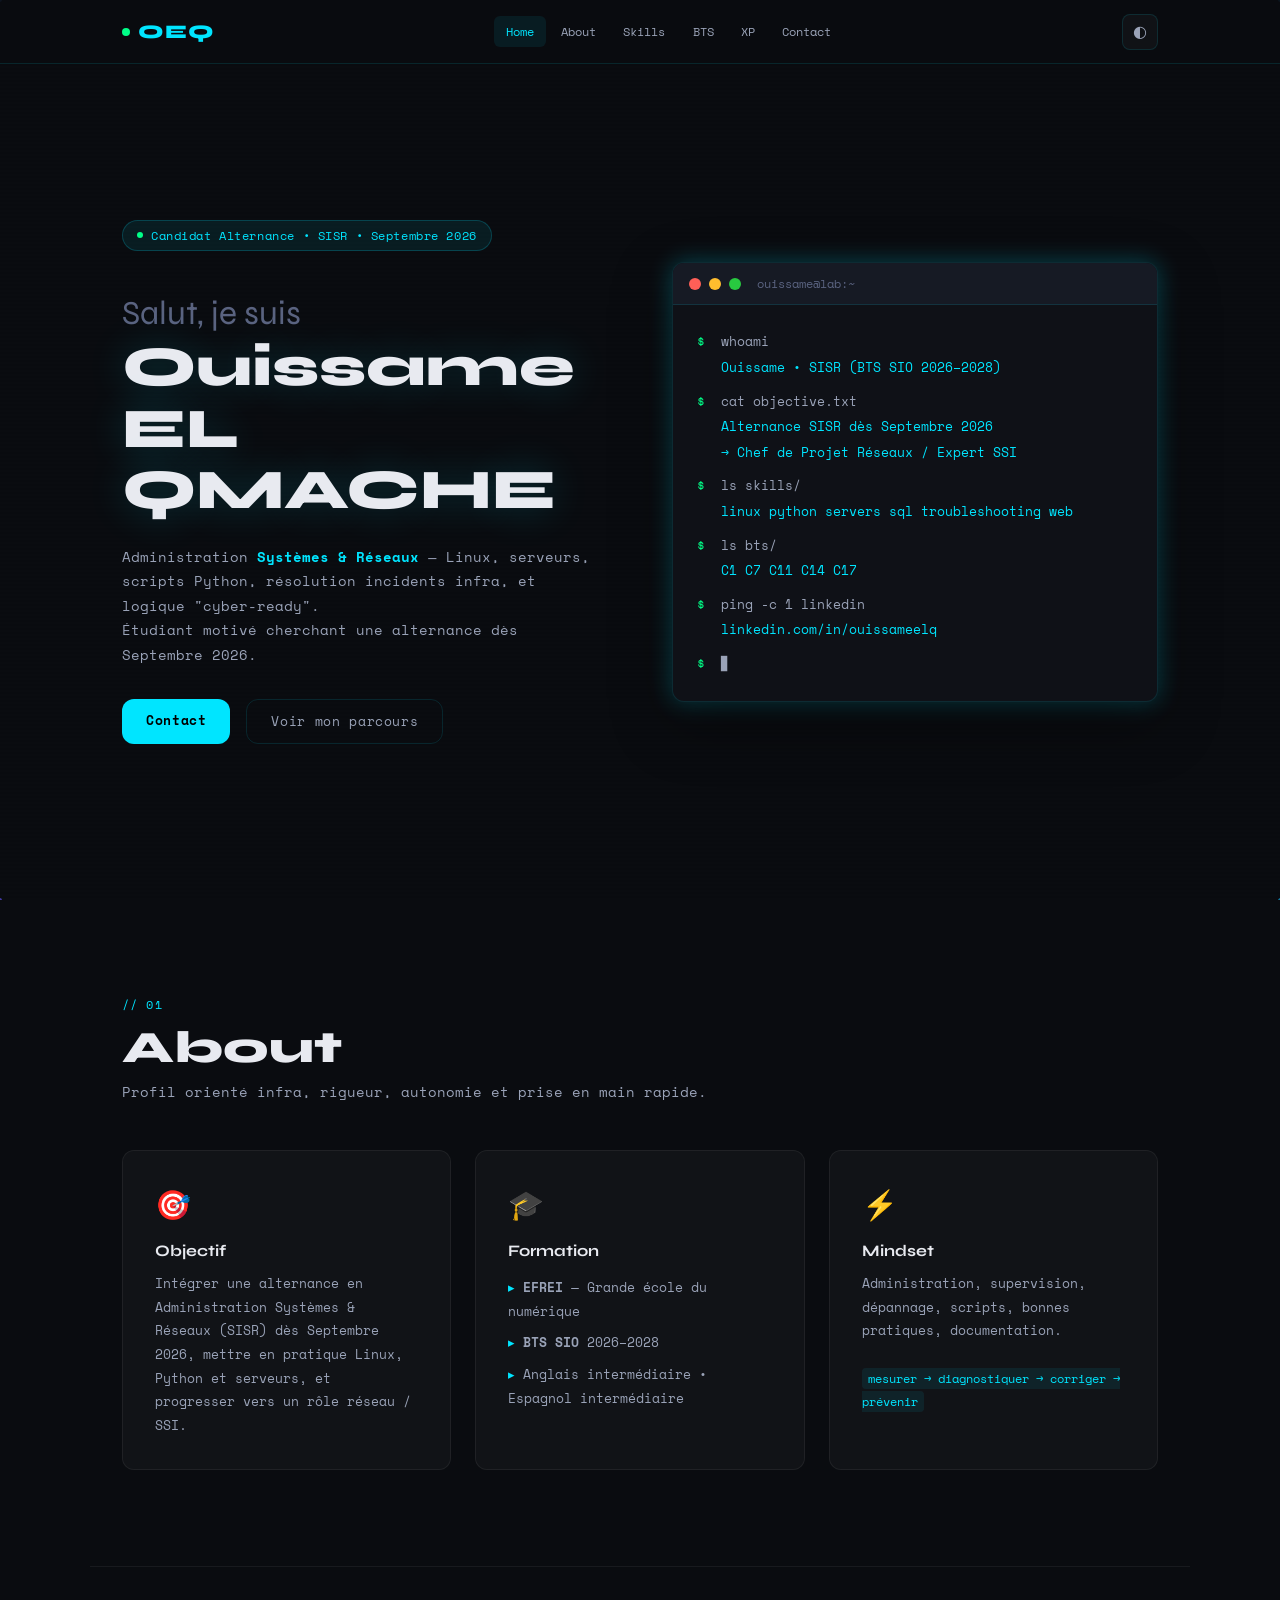
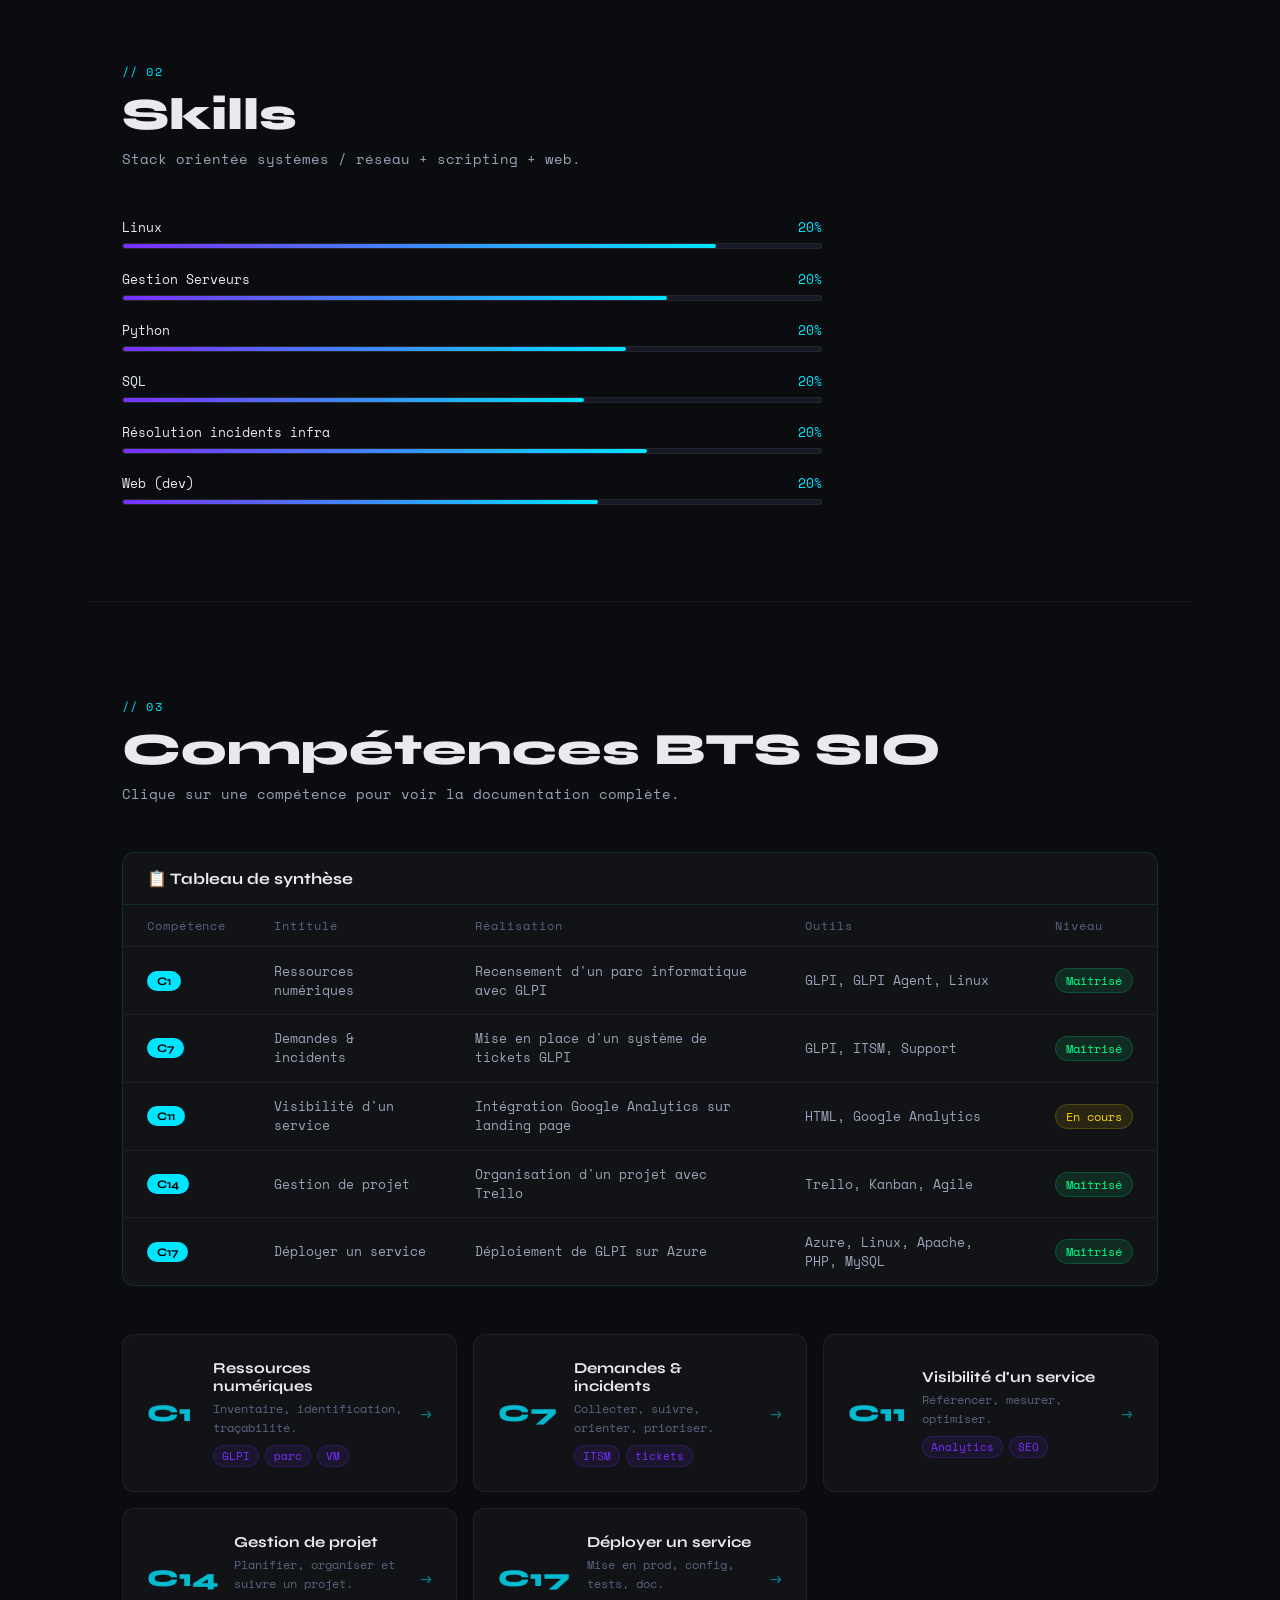
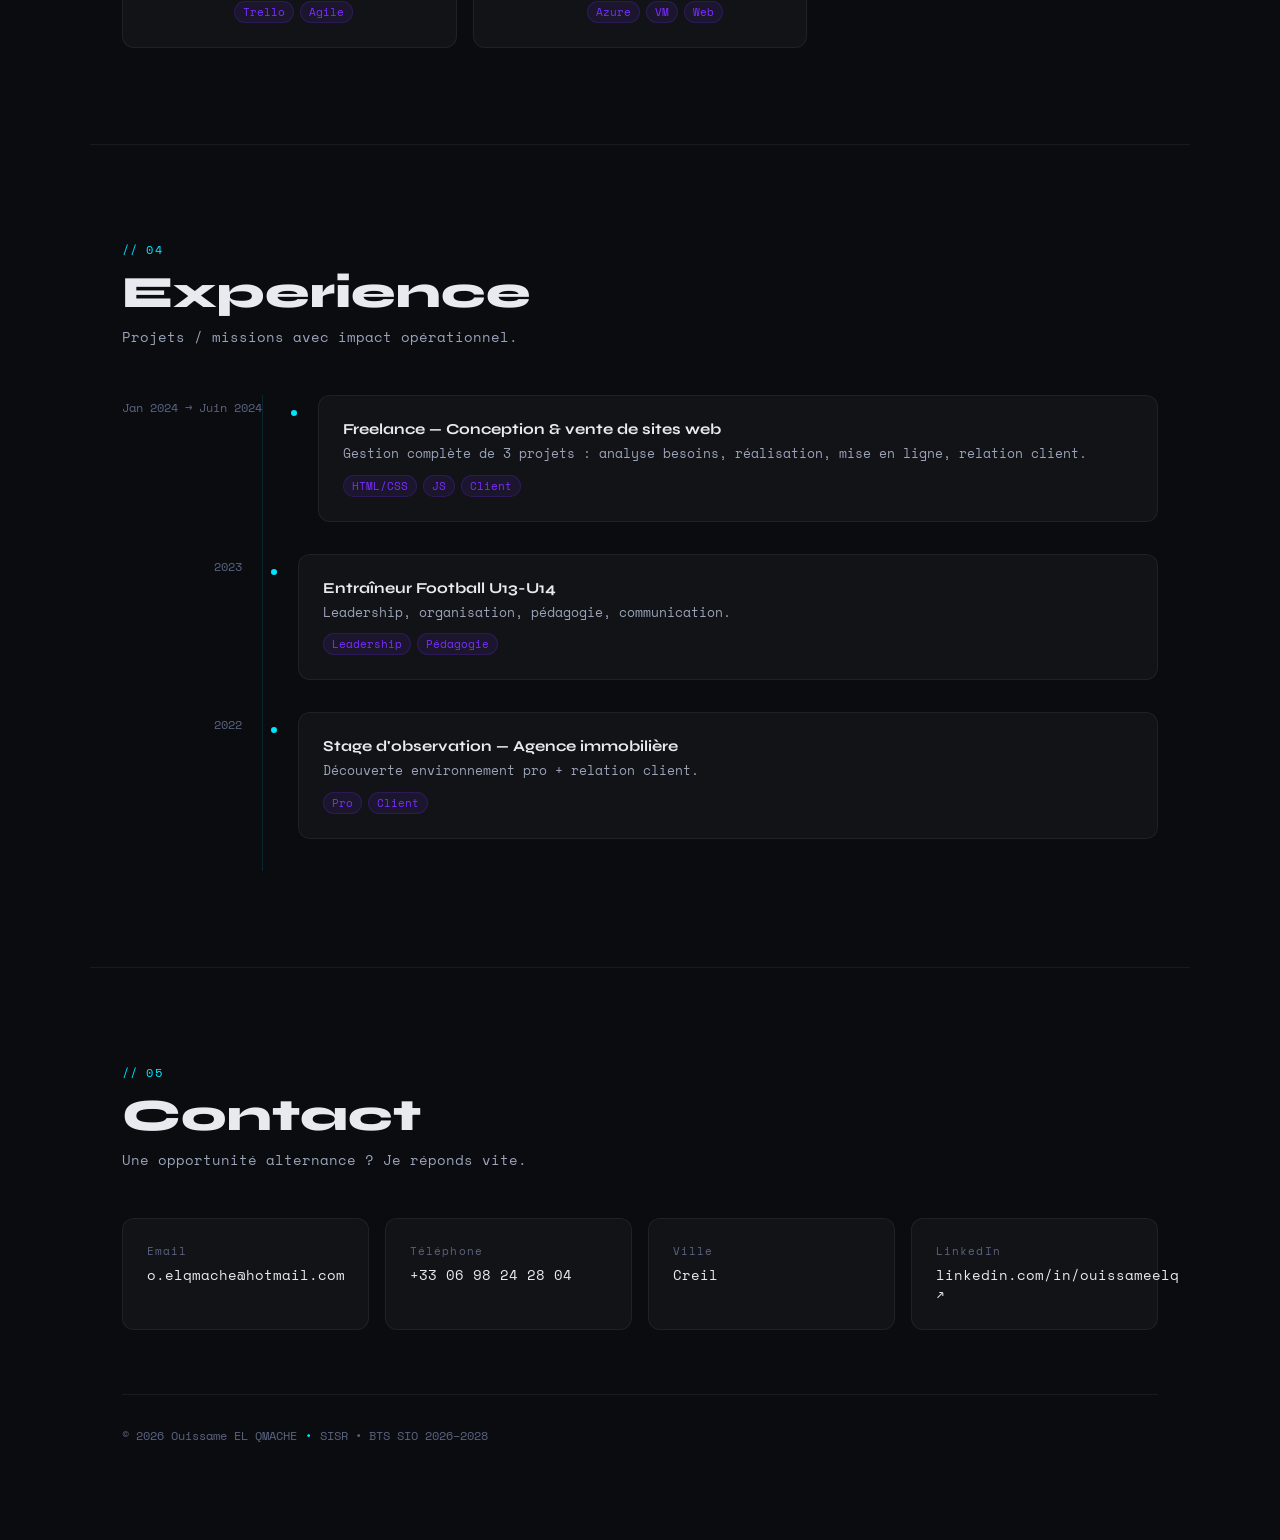
<file: index.html>
<!DOCTYPE html>
<html lang="fr">
<head>
  <meta charset="UTF-8"/>
  <meta name="viewport" content="width=device-width, initial-scale=1.0"/>
  <title>Ouissame EL QMACHE • SISR</title>
  <link rel="preconnect" href="https://fonts.googleapis.com"/>
  <link href="https://fonts.googleapis.com/css2?family=Space+Mono:ital,wght@0,400;0,700;1,400&family=Syne:wght@400;600;700;800&display=swap" rel="stylesheet"/>
  <link rel="stylesheet" href="style.css"/>
</head>
<body>
  <canvas id="fx"></canvas>
  <div class="scanlines"></div>

  <!-- NAV -->
  <header class="header">
    <nav class="nav">
      <a class="brand" href="#home"><span class="dot"></span>OEQ</a>
      <div class="nav-links">
        <a href="#home" class="nav-link active">Home</a>
        <a href="#about" class="nav-link">About</a>
        <a href="#skills" class="nav-link">Skills</a>
        <a href="#competences" class="nav-link">BTS</a>
        <a href="#xp" class="nav-link">XP</a>
        <a href="#contact" class="nav-link">Contact</a>
      </div>
      <button class="icon-btn" id="themeBtn" aria-label="Toggle theme">◐</button>
    </nav>
  </header>

  <!-- HERO -->
  <main id="home" class="hero">
    <div class="hero-left">
      <div class="badge">
        <span class="pulse"></span>
        Candidat Alternance • SISR • Septembre 2026
      </div>
      <h1 class="title">
        <span class="muted">Salut, je suis</span><br/>
        <span class="glow">Ouissame<br/>EL QMACHE</span>
      </h1>
      <p class="subtitle">
        Administration <b>Systèmes &amp; Réseaux</b> — Linux, serveurs, scripts Python,
        résolution incidents infra, et logique "cyber-ready".<br/>
        Étudiant motivé cherchant une alternance dès Septembre 2026.
      </p>
      <div class="cta">
        <a class="btn primary" href="#contact">Contact</a>
        <a class="btn ghost" href="#xp">Voir mon parcours</a>
      </div>
    </div>
    <div class="hero-right">
      <div class="terminal-card">
        <div class="terminal-top">
          <span class="t-dot red"></span>
          <span class="t-dot yellow"></span>
          <span class="t-dot green"></span>
          <span class="t-title">ouissame@lab:~</span>
        </div>
        <div class="terminal-body">
          <div class="line"><span class="prompt">$</span> whoami</div>
          <div class="out">Ouissame • SISR (BTS SIO 2026–2028)</div>
          <div class="line"><span class="prompt">$</span> cat objective.txt</div>
          <div class="out">Alternance SISR dès Septembre 2026<br/>→ Chef de Projet Réseaux / Expert SSI</div>
          <div class="line"><span class="prompt">$</span> ls skills/</div>
          <div class="out">linux  python  servers  sql  troubleshooting  web</div>
          <div class="line"><span class="prompt">$</span> ls bts/</div>
          <div class="out">C1  C7  C11  C14  C17</div>
          <div class="line"><span class="prompt">$</span> ping -c 1 linkedin</div>
          <div class="out"><a href="https://linkedin.com/in/ouissameelq" target="_blank" rel="noreferrer">linkedin.com/in/ouissameelq</a></div>
          <div class="line blink"><span class="prompt">$</span> <span class="cursor">▋</span></div>
        </div>
      </div>
    </div>
  </main>

  <!-- ABOUT -->
  <section id="about" class="section">
    <div class="section-head">
      <span class="tag">// 01</span>
      <h2>About</h2>
      <p>Profil orienté infra, rigueur, autonomie et prise en main rapide.</p>
    </div>
    <div class="cards">
      <article class="card">
        <div class="card-icon">🎯</div>
        <h3>Objectif</h3>
        <p>Intégrer une alternance en Administration Systèmes &amp; Réseaux (SISR) dès Septembre 2026, mettre en pratique Linux, Python et serveurs, et progresser vers un rôle réseau / SSI.</p>
      </article>
      <article class="card">
        <div class="card-icon">🎓</div>
        <h3>Formation</h3>
        <ul class="list">
          <li><b>EFREI</b> — Grande école du numérique</li>
          <li><b>BTS SIO</b> 2026–2028</li>
          <li>Anglais intermédiaire • Espagnol intermédiaire</li>
        </ul>
      </article>
      <article class="card">
        <div class="card-icon">⚡</div>
        <h3>Mindset</h3>
        <p>Administration, supervision, dépannage, scripts, bonnes pratiques, documentation.<br/><br/><code>mesurer → diagnostiquer → corriger → prévenir</code></p>
      </article>
    </div>
  </section>

  <!-- SKILLS TECH -->
  <section id="skills" class="section">
    <div class="section-head">
      <span class="tag">// 02</span>
      <h2>Skills</h2>
      <p>Stack orientée systèmes / réseau + scripting + web.</p>
    </div>
    <div class="skills">
      <div class="skill">
        <div class="skill-top"><span>Linux</span><span class="pct" data-pct="85">0%</span></div>
        <div class="bar"><span class="fill" data-fill="85"></span></div>
      </div>
      <div class="skill">
        <div class="skill-top"><span>Gestion Serveurs</span><span class="pct" data-pct="78">0%</span></div>
        <div class="bar"><span class="fill" data-fill="78"></span></div>
      </div>
      <div class="skill">
        <div class="skill-top"><span>Python</span><span class="pct" data-pct="72">0%</span></div>
        <div class="bar"><span class="fill" data-fill="72"></span></div>
      </div>
      <div class="skill">
        <div class="skill-top"><span>SQL</span><span class="pct" data-pct="66">0%</span></div>
        <div class="bar"><span class="fill" data-fill="66"></span></div>
      </div>
      <div class="skill">
        <div class="skill-top"><span>Résolution incidents infra</span><span class="pct" data-pct="75">0%</span></div>
        <div class="bar"><span class="fill" data-fill="75"></span></div>
      </div>
      <div class="skill">
        <div class="skill-top"><span>Web (dev)</span><span class="pct" data-pct="68">0%</span></div>
        <div class="bar"><span class="fill" data-fill="68"></span></div>
      </div>
    </div>
  </section>

  <!-- COMPETENCES BTS -->
  <section id="competences" class="section">
    <div class="section-head">
      <span class="tag">// 03</span>
      <h2>Compétences BTS SIO</h2>
      <p>Clique sur une compétence pour voir la documentation complète.</p>
    </div>

    <div class="synthese-wrap">
      <h3 class="synthese-title">📋 Tableau de synthèse</h3>
      <div class="table-scroll">
        <table class="synthese-table">
          <thead>
            <tr>
              <th>Compétence</th>
              <th>Intitulé</th>
              <th>Réalisation</th>
              <th>Outils</th>
              <th>Niveau</th>
            </tr>
          </thead>
          <tbody>
            <tr>
              <td><span class="comp-badge">C1</span></td>
              <td>Ressources numériques</td>
              <td>Recensement d'un parc informatique avec GLPI</td>
              <td>GLPI, GLPI Agent, Linux</td>
              <td><span class="level good">Maîtrisé</span></td>
            </tr>
            <tr>
              <td><span class="comp-badge">C7</span></td>
              <td>Demandes &amp; incidents</td>
              <td>Mise en place d'un système de tickets GLPI</td>
              <td>GLPI, ITSM, Support</td>
              <td><span class="level good">Maîtrisé</span></td>
            </tr>
            <tr>
              <td><span class="comp-badge">C11</span></td>
              <td>Visibilité d'un service</td>
              <td>Intégration Google Analytics sur landing page</td>
              <td>HTML, Google Analytics</td>
              <td><span class="level ok">En cours</span></td>
            </tr>
            <tr>
              <td><span class="comp-badge">C14</span></td>
              <td>Gestion de projet</td>
              <td>Organisation d'un projet avec Trello</td>
              <td>Trello, Kanban, Agile</td>
              <td><span class="level good">Maîtrisé</span></td>
            </tr>
            <tr>
              <td><span class="comp-badge">C17</span></td>
              <td>Déployer un service</td>
              <td>Déploiement de GLPI sur Azure</td>
              <td>Azure, Linux, Apache, PHP, MySQL</td>
              <td><span class="level good">Maîtrisé</span></td>
            </tr>
          </tbody>
        </table>
      </div>
    </div>

    <div class="comp-grid">
      <a class="comp-card" href="competence/c1.html">
        <div class="comp-num">C1</div>
        <div class="comp-info">
          <h3>Ressources numériques</h3>
          <p>Inventaire, identification, traçabilité.</p>
          <div class="comp-tags"><span>GLPI</span><span>parc</span><span>VM</span></div>
        </div>
        <span class="comp-arrow">→</span>
      </a>
      <a class="comp-card" href="competence/c7.html">
        <div class="comp-num">C7</div>
        <div class="comp-info">
          <h3>Demandes &amp; incidents</h3>
          <p>Collecter, suivre, orienter, prioriser.</p>
          <div class="comp-tags"><span>ITSM</span><span>tickets</span></div>
        </div>
        <span class="comp-arrow">→</span>
      </a>
      <a class="comp-card" href="competence/c11.html">
        <div class="comp-num">C11</div>
        <div class="comp-info">
          <h3>Visibilité d'un service</h3>
          <p>Référencer, mesurer, optimiser.</p>
          <div class="comp-tags"><span>Analytics</span><span>SEO</span></div>
        </div>
        <span class="comp-arrow">→</span>
      </a>
      <a class="comp-card" href="competence/c14.html">
        <div class="comp-num">C14</div>
        <div class="comp-info">
          <h3>Gestion de projet</h3>
          <p>Planifier, organiser et suivre un projet.</p>
          <div class="comp-tags"><span>Trello</span><span>Agile</span></div>
        </div>
        <span class="comp-arrow">→</span>
      </a>
      <a class="comp-card" href="competence/c17.html">
        <div class="comp-num">C17</div>
        <div class="comp-info">
          <h3>Déployer un service</h3>
          <p>Mise en prod, config, tests, doc.</p>
          <div class="comp-tags"><span>Azure</span><span>VM</span><span>Web</span></div>
        </div>
        <span class="comp-arrow">→</span>
      </a>
    </div>
  </section>

  <!-- EXPERIENCE -->
  <section id="xp" class="section">
    <div class="section-head">
      <span class="tag">// 04</span>
      <h2>Experience</h2>
      <p>Projets / missions avec impact opérationnel.</p>
    </div>
    <div class="timeline">
      <div class="t-item">
        <div class="t-date">Jan 2024 → Juin 2024</div>
        <div class="t-card">
          <h3>Freelance — Conception &amp; vente de sites web</h3>
          <p>Gestion complète de 3 projets : analyse besoins, réalisation, mise en ligne, relation client.</p>
          <div class="comp-tags"><span>HTML/CSS</span><span>JS</span><span>Client</span></div>
        </div>
      </div>
      <div class="t-item">
        <div class="t-date">2023</div>
        <div class="t-card">
          <h3>Entraîneur Football U13-U14</h3>
          <p>Leadership, organisation, pédagogie, communication.</p>
          <div class="comp-tags"><span>Leadership</span><span>Pédagogie</span></div>
        </div>
      </div>
      <div class="t-item">
        <div class="t-date">2022</div>
        <div class="t-card">
          <h3>Stage d'observation — Agence immobilière</h3>
          <p>Découverte environnement pro + relation client.</p>
          <div class="comp-tags"><span>Pro</span><span>Client</span></div>
        </div>
      </div>
    </div>
  </section>

  <!-- CONTACT -->
  <section id="contact" class="section">
    <div class="section-head">
      <span class="tag">// 05</span>
      <h2>Contact</h2>
      <p>Une opportunité alternance ? Je réponds vite.</p>
    </div>
    <div class="contact-grid">
      <div class="contact-card">
        <div class="k">Email</div>
        <div class="v">o.elqmache@hotmail.com</div>
      </div>
      <div class="contact-card">
        <div class="k">Téléphone</div>
        <div class="v">+33 06 98 24 28 04</div>
      </div>
      <div class="contact-card">
        <div class="k">Ville</div>
        <div class="v">Creil</div>
      </div>
      <a class="contact-card link" href="https://linkedin.com/in/ouissameelq" target="_blank" rel="noreferrer">
        <div class="k">LinkedIn</div>
        <div class="v">linkedin.com/in/ouissameelq ↗</div>
      </a>
    </div>
    <footer class="footer">
      <span>© <span id="year"></span> Ouissame EL QMACHE</span>
      <span class="sep">•</span>
      <span class="mono">SISR • BTS SIO 2026–2028</span>
    </footer>
  </section>

  <script src="script.js"></script>
</body>
</html>
</file>
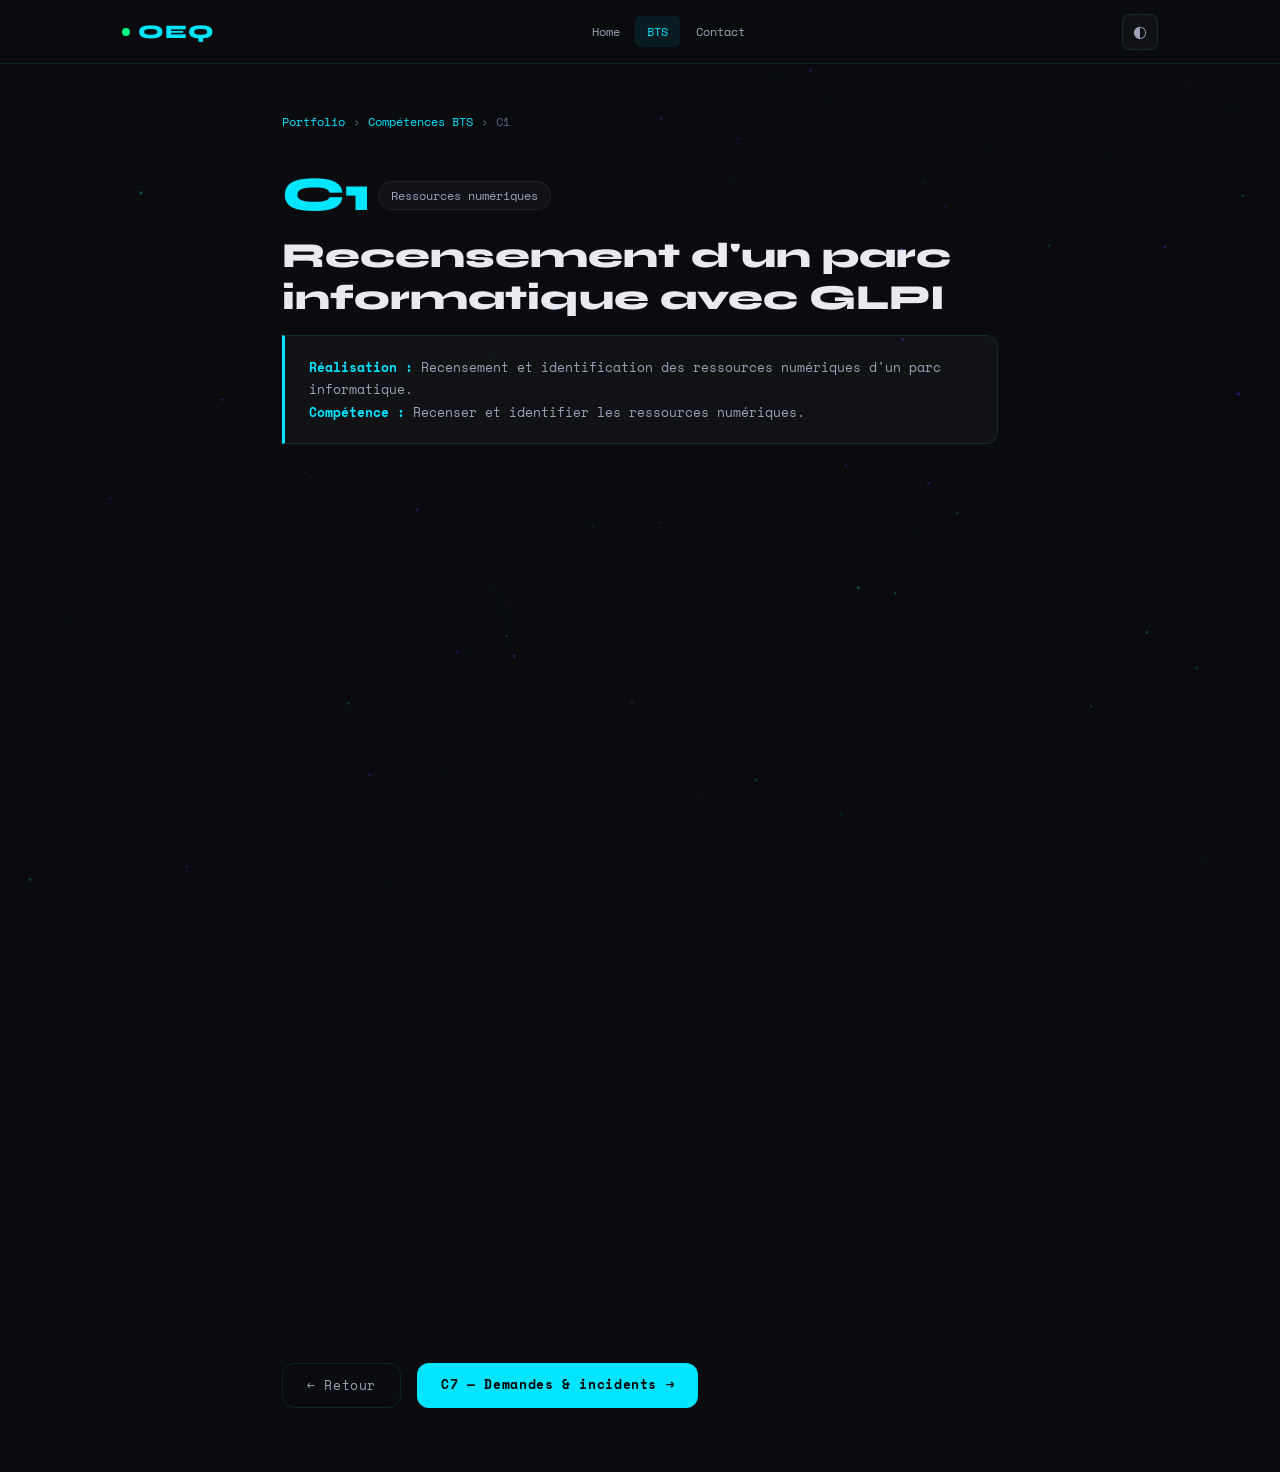
<file: competence/c1.html>
<!DOCTYPE html>
<html lang="fr">
<head>
  <meta charset="UTF-8"/><meta name="viewport" content="width=device-width, initial-scale=1.0"/>
  <title>C1 — Ressources numériques • Ouissame</title>
  <link rel="preconnect" href="https://fonts.googleapis.com"/>
  <link href="https://fonts.googleapis.com/css2?family=Space+Mono:ital,wght@0,400;0,700;1,400&family=Syne:wght@400;600;700;800&display=swap" rel="stylesheet"/>
  <link rel="stylesheet" href="../style.css"/>
</head>
<body>
  <canvas id="fx"></canvas><div class="scanlines"></div>
  <header class="header"><nav class="nav">
    <a class="brand" href="../index.html"><span class="dot"></span>OEQ</a>
    <div class="nav-links">
      <a href="../index.html#home" class="nav-link">Home</a>
      <a href="../index.html#competences" class="nav-link active">BTS</a>
      <a href="../index.html#contact" class="nav-link">Contact</a>
    </div>
    <button class="icon-btn" id="themeBtn">◐</button>
  </nav></header>
  <div class="comp-page">
    <div class="breadcrumb"><a href="../index.html">Portfolio</a><span>›</span><a href="../index.html#competences">Compétences BTS</a><span>›</span><span>C1</span></div>
    <div class="comp-hero">
      <div class="comp-tag"><span class="comp-num-big">C1</span><span class="comp-label">Ressources numériques</span></div>
      <h1>Recensement d'un parc informatique avec GLPI</h1>
      <div class="comp-intro">
        <p><strong>Réalisation :</strong> Recensement et identification des ressources numériques d'un parc informatique.</p>
        <p><strong>Compétence :</strong> Recenser et identifier les ressources numériques.</p>
      </div>
    </div>
    <div class="comp-blocks">
      <div class="comp-block fade-in">
        <div class="comp-block-head"><span class="block-icon">📋</span> Contexte</div>
        <div class="comp-block-body">Dans le cadre de ma formation BTS SIO à l'EFREI, j'ai réalisé un projet consistant à recenser les équipements d'un parc informatique afin d'améliorer sa gestion, sa visibilité et son suivi.</div>
      </div>
      <div class="comp-block fade-in">
        <div class="comp-block-head"><span class="block-icon">🔧</span> Démarche suivie</div>
        <div class="comp-block-body">
          <ul class="step-list">
            <li><span class="step-n">1</span>Installation et configuration de GLPI sur un serveur Linux.</li>
            <li><span class="step-n">2</span>Déploiement de GLPI Agent sur les machines du parc.</li>
            <li><span class="step-n">3</span>Collecte automatique des informations matérielles et logicielles.</li>
            <li><span class="step-n">4</span>Vérification et validation des données remontées dans GLPI.</li>
            <li><span class="step-n">5</span>Organisation et classification des ressources dans l'outil.</li>
          </ul>
        </div>
      </div>
      <div class="comp-block fade-in">
        <div class="comp-block-head"><span class="block-icon">🛠️</span> Outils utilisés</div>
        <div class="comp-block-body"><div class="tools-wrap"><span class="tool-chip">GLPI</span><span class="tool-chip">GLPI Agent</span><span class="tool-chip">Linux</span><span class="tool-chip">Inventaire de parc</span><span class="tool-chip">VM</span></div></div>
      </div>
      <div class="comp-block fade-in">
        <div class="comp-block-head"><span class="block-icon">✅</span> Conclusion</div>
        <div class="comp-block-body">Cette réalisation m'a permis de comprendre l'importance d'un inventaire fiable dans la gestion d'un SI. J'ai appris à automatiser la collecte des ressources et à exploiter les données pour améliorer la gestion du parc.</div>
      </div>
    </div>
    <div class="comp-nav">
      <a class="btn ghost" href="../index.html#competences">← Retour</a>
      <a class="btn primary" href="c7.html">C7 — Demandes & incidents →</a>
    </div>
  </div>
  <script src="../script.js"></script>
</body>
</html>
</file>
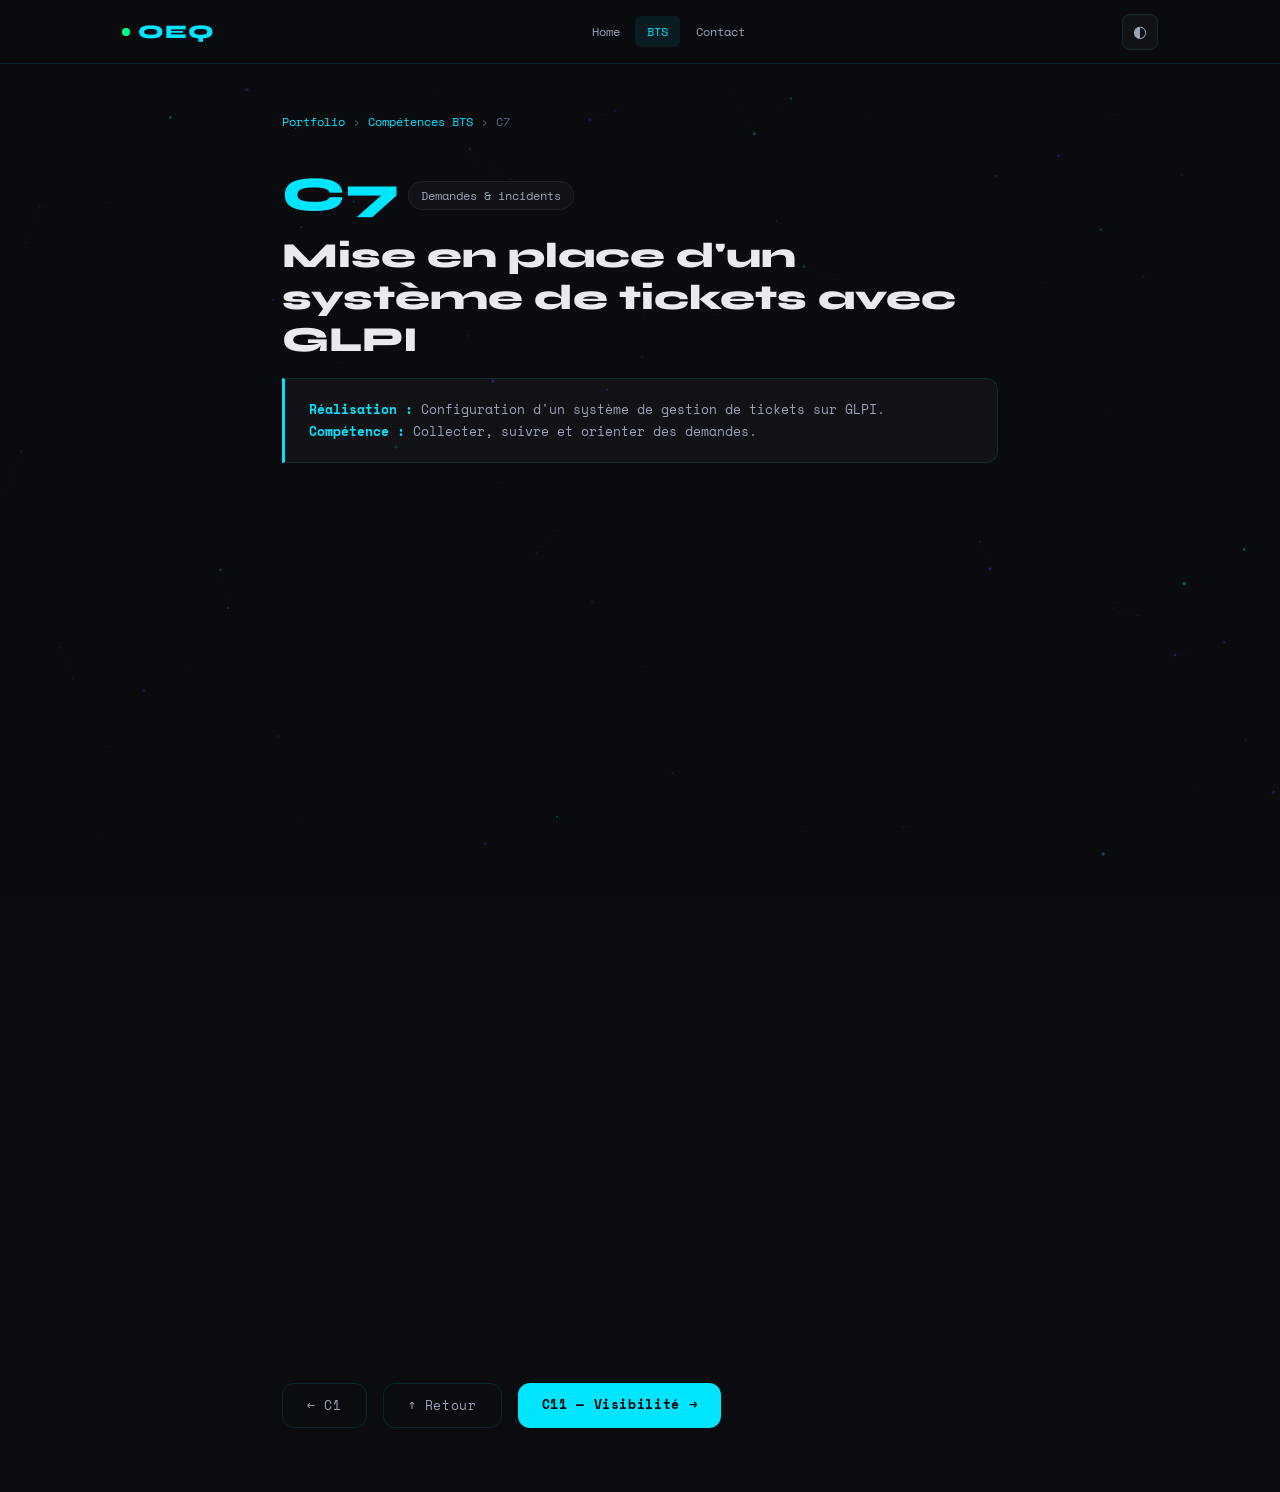
<file: competence/c7.html>
<!DOCTYPE html>
<html lang="fr">
<head>
  <meta charset="UTF-8"/><meta name="viewport" content="width=device-width, initial-scale=1.0"/>
  <title>C7 — Demandes & incidents • Ouissame</title>
  <link rel="preconnect" href="https://fonts.googleapis.com"/>
  <link href="https://fonts.googleapis.com/css2?family=Space+Mono:ital,wght@0,400;0,700;1,400&family=Syne:wght@400;600;700;800&display=swap" rel="stylesheet"/>
  <link rel="stylesheet" href="../style.css"/>
</head>
<body>
  <canvas id="fx"></canvas><div class="scanlines"></div>
  <header class="header"><nav class="nav">
    <a class="brand" href="../index.html"><span class="dot"></span>OEQ</a>
    <div class="nav-links">
      <a href="../index.html#home" class="nav-link">Home</a>
      <a href="../index.html#competences" class="nav-link active">BTS</a>
      <a href="../index.html#contact" class="nav-link">Contact</a>
    </div>
    <button class="icon-btn" id="themeBtn">◐</button>
  </nav></header>
  <div class="comp-page">
    <div class="breadcrumb"><a href="../index.html">Portfolio</a><span>›</span><a href="../index.html#competences">Compétences BTS</a><span>›</span><span>C7</span></div>
    <div class="comp-hero">
      <div class="comp-tag"><span class="comp-num-big">C7</span><span class="comp-label">Demandes & incidents</span></div>
      <h1>Mise en place d'un système de tickets avec GLPI</h1>
      <div class="comp-intro">
        <p><strong>Réalisation :</strong> Configuration d'un système de gestion de tickets sur GLPI.</p>
        <p><strong>Compétence :</strong> Collecter, suivre et orienter des demandes.</p>
      </div>
    </div>
    <div class="comp-blocks">
      <div class="comp-block fade-in">
        <div class="comp-block-head"><span class="block-icon">📋</span> Contexte</div>
        <div class="comp-block-body">Dans le cadre d'un projet de support informatique, j'ai mis en place un outil permettant de centraliser les demandes utilisateurs, suivre les incidents et organiser leur traitement via un outil ITSM reconnu.</div>
      </div>
      <div class="comp-block fade-in">
        <div class="comp-block-head"><span class="block-icon">🔧</span> Démarche suivie</div>
        <div class="comp-block-body">
          <ul class="step-list">
            <li><span class="step-n">1</span>Configuration du module de tickets dans GLPI.</li>
            <li><span class="step-n">2</span>Création de catégories pour classer les demandes par type.</li>
            <li><span class="step-n">3</span>Mise en place de niveaux de priorité selon l'urgence et l'impact.</li>
            <li><span class="step-n">4</span>Affectation des tickets aux techniciens concernés.</li>
            <li><span class="step-n">5</span>Simulation d'incidents réels pour tester le fonctionnement complet.</li>
          </ul>
        </div>
      </div>
      <div class="comp-block fade-in">
        <div class="comp-block-head"><span class="block-icon">🛠️</span> Outils utilisés</div>
        <div class="comp-block-body"><div class="tools-wrap"><span class="tool-chip">GLPI</span><span class="tool-chip">ITSM</span><span class="tool-chip">Gestion de tickets</span><span class="tool-chip">Support utilisateur</span></div></div>
      </div>
      <div class="comp-block fade-in">
        <div class="comp-block-head"><span class="block-icon">✅</span> Conclusion</div>
        <div class="comp-block-body">J'ai appris à collecter, organiser, prioriser et orienter les demandes utilisateurs dans un outil ITSM. Compétence directement applicable en contexte d'alternance support / administration systèmes.</div>
      </div>
    </div>
    <div class="comp-nav">
      <a class="btn ghost" href="c1.html">← C1</a>
      <a class="btn ghost" href="../index.html#competences">↑ Retour</a>
      <a class="btn primary" href="c11.html">C11 — Visibilité →</a>
    </div>
  </div>
  <script src="../script.js"></script>
</body>
</html>
</file>
<file: style.css>
/* ===== RESET & BASE ===== */
*, *::before, *::after { box-sizing: border-box; margin: 0; padding: 0; }

:root {
  --bg: #0a0c10;
  --bg2: #0f1117;
  --bg3: #161a24;
  --fg: #e8eaf0;
  --fg2: #9aa3b8;
  --fg3: #5a6380;
  --accent: #00e5ff;
  --accent2: #7b2fff;
  --accent3: #ff3c6e;
  --green: #00ff88;
  --yellow: #ffd600;
  --border: rgba(0,229,255,0.12);
  --border2: rgba(255,255,255,0.06);
  --glow: 0 0 24px rgba(0,229,255,0.3);
  --card-bg: rgba(255,255,255,0.03);
  --radius: 12px;
  --font-display: 'Syne', sans-serif;
  --font-mono: 'Space Mono', monospace;
  --nav-h: 64px;
}

[data-theme="light"] {
  --bg: #f0f2f7;
  --bg2: #e4e7f0;
  --bg3: #ffffff;
  --fg: #0a0c10;
  --fg2: #3a4260;
  --fg3: #8a93b0;
  --border: rgba(0,100,200,0.15);
  --border2: rgba(0,0,0,0.06);
  --card-bg: rgba(0,0,0,0.03);
}

html { scroll-behavior: smooth; }

body {
  font-family: var(--font-mono);
  background: var(--bg);
  color: var(--fg);
  min-height: 100vh;
  overflow-x: hidden;
  transition: background 0.3s, color 0.3s;
}

#fx {
  position: fixed; inset: 0; z-index: 0;
  pointer-events: none; opacity: 0.6;
}

.scanlines {
  position: fixed; inset: 0; z-index: 0; pointer-events: none;
  background: repeating-linear-gradient(0deg, transparent, transparent 2px, rgba(0,0,0,0.03) 2px, rgba(0,0,0,0.03) 4px);
}

/* NAV */
.header {
  position: fixed; top: 0; left: 0; right: 0;
  height: var(--nav-h); z-index: 100;
  background: rgba(10,12,16,0.85);
  backdrop-filter: blur(16px);
  border-bottom: 1px solid var(--border);
}
[data-theme="light"] .header { background: rgba(240,242,247,0.85); }

.nav {
  max-width: 1100px; margin: 0 auto;
  height: 100%; display: flex; align-items: center;
  justify-content: space-between; padding: 0 2rem;
}

.brand {
  font-family: var(--font-display); font-weight: 800; font-size: 1.2rem;
  color: var(--accent); text-decoration: none;
  display: flex; align-items: center; gap: 8px; letter-spacing: 0.05em;
}

.dot {
  width: 8px; height: 8px; border-radius: 50%;
  background: var(--green); animation: blink 2s infinite;
}

@keyframes blink { 0%,100%{opacity:1} 50%{opacity:0.3} }

.nav-links { display: flex; gap: 0.2rem; }

.nav-link {
  font-family: var(--font-mono); font-size: 0.78rem;
  color: var(--fg2); text-decoration: none;
  padding: 6px 12px; border-radius: 6px;
  transition: color 0.2s, background 0.2s;
}
.nav-link:hover, .nav-link.active {
  color: var(--accent); background: rgba(0,229,255,0.08);
}

.icon-btn {
  background: var(--card-bg); border: 1px solid var(--border);
  color: var(--fg2); width: 36px; height: 36px;
  border-radius: 8px; cursor: pointer; font-size: 1rem; transition: all 0.2s;
}
.icon-btn:hover { color: var(--accent); border-color: var(--accent); }

/* HERO */
.hero {
  min-height: 100vh; display: flex; align-items: center; gap: 4rem;
  max-width: 1100px; margin: 0 auto;
  padding: calc(var(--nav-h) + 4rem) 2rem 4rem;
  position: relative; z-index: 1;
}
.hero-left { flex: 1; }

.badge {
  display: inline-flex; align-items: center; gap: 8px;
  font-size: 0.72rem; color: var(--accent);
  background: rgba(0,229,255,0.08); border: 1px solid rgba(0,229,255,0.2);
  padding: 6px 14px; border-radius: 100px; margin-bottom: 1.5rem; letter-spacing: 0.05em;
}

.pulse {
  width: 6px; height: 6px; border-radius: 50%; background: var(--green);
  animation: pulse-anim 1.5s infinite;
}
@keyframes pulse-anim {
  0%,100%{ box-shadow: 0 0 0 0 rgba(0,255,136,0.5); }
  50%{ box-shadow: 0 0 0 6px rgba(0,255,136,0); }
}

.title {
  font-family: var(--font-display);
  font-size: clamp(2.2rem, 5vw, 3.5rem);
  font-weight: 800; line-height: 1.1; margin-bottom: 1.5rem;
}
.muted { color: var(--fg3); font-weight: 400; font-size: 0.6em; }
.glow { color: var(--fg); text-shadow: 0 0 40px rgba(0,229,255,0.2); }

.subtitle {
  color: var(--fg2); font-size: 0.85rem; line-height: 1.8;
  max-width: 480px; margin-bottom: 2rem;
}
.subtitle b { color: var(--accent); }

.cta { display: flex; gap: 1rem; flex-wrap: wrap; }

.btn {
  font-family: var(--font-mono); font-size: 0.8rem;
  padding: 12px 24px; border-radius: var(--radius);
  text-decoration: none; transition: all 0.2s;
  border: none; cursor: pointer; letter-spacing: 0.05em;
}
.btn.primary { background: var(--accent); color: #000; font-weight: 700; }
.btn.primary:hover { box-shadow: var(--glow); transform: translateY(-2px); }
.btn.ghost { background: transparent; color: var(--fg2); border: 1px solid var(--border); }
.btn.ghost:hover { border-color: var(--accent); color: var(--accent); }

/* TERMINAL */
.hero-right { flex: 1; }
.terminal-card {
  background: var(--bg2); border: 1px solid var(--border);
  border-radius: var(--radius); overflow: hidden;
  box-shadow: 0 20px 60px rgba(0,0,0,0.4), var(--glow);
}
.terminal-top {
  display: flex; align-items: center; gap: 8px;
  padding: 12px 16px; background: var(--bg3);
  border-bottom: 1px solid var(--border);
}
.t-dot { width: 12px; height: 12px; border-radius: 50%; }
.t-dot.red { background: #ff5f57; }
.t-dot.yellow { background: #ffbd2e; }
.t-dot.green { background: #28c940; }
.t-title { font-size: 0.75rem; color: var(--fg3); margin-left: 8px; }
.terminal-body { padding: 1.5rem; font-size: 0.8rem; line-height: 2; }
.line { color: var(--fg2); }
.prompt { color: var(--green); margin-right: 8px; }
.out { color: var(--accent); padding-left: 1.5rem; margin-bottom: 0.5rem; }
.out a { color: var(--accent); text-decoration: none; }
.out a:hover { text-decoration: underline; }
.cursor { animation: blink 1s infinite; }

/* SECTIONS */
.section {
  max-width: 1100px; margin: 0 auto;
  padding: 6rem 2rem; position: relative; z-index: 1;
}
.section + .section { border-top: 1px solid var(--border2); }

.section-head { margin-bottom: 3rem; }
.tag { font-size: 0.72rem; color: var(--accent); letter-spacing: 0.1em; margin-bottom: 0.5rem; display: block; }
.section-head h2 { font-family: var(--font-display); font-size: clamp(1.8rem, 4vw, 2.8rem); font-weight: 800; margin-bottom: 0.5rem; }
.section-head p { color: var(--fg2); font-size: 0.85rem; }

/* CARDS */
.cards { display: grid; grid-template-columns: repeat(auto-fit, minmax(280px, 1fr)); gap: 1.5rem; }
.card {
  background: var(--card-bg); border: 1px solid var(--border2);
  border-radius: var(--radius); padding: 2rem; transition: border-color 0.2s, transform 0.2s;
}
.card:hover { border-color: var(--accent); transform: translateY(-4px); }
.card-icon { font-size: 1.8rem; margin-bottom: 1rem; }
.card h3 { font-family: var(--font-display); font-size: 1rem; margin-bottom: 0.75rem; }
.card p, .card ul { color: var(--fg2); font-size: 0.82rem; line-height: 1.8; }
.card code { font-family: var(--font-mono); font-size: 0.75rem; color: var(--accent); background: rgba(0,229,255,0.08); padding: 2px 6px; border-radius: 4px; }
.list { list-style: none; }
.list li { padding: 4px 0; }
.list li::before { content: "▸ "; color: var(--accent); }

/* SKILLS */
.skills { display: flex; flex-direction: column; gap: 1.2rem; max-width: 700px; }
.skill-top { display: flex; justify-content: space-between; font-size: 0.82rem; margin-bottom: 6px; }
.pct { color: var(--accent); }
.bar { height: 6px; background: var(--bg3); border-radius: 100px; overflow: hidden; border: 1px solid var(--border2); }
.fill { display: block; height: 100%; background: linear-gradient(90deg, var(--accent2), var(--accent)); border-radius: 100px; width: 0; transition: width 1.2s cubic-bezier(0.4,0,0.2,1); }

/* TABLEAU SYNTHESE */
.synthese-wrap { margin-bottom: 3rem; background: var(--card-bg); border: 1px solid var(--border); border-radius: var(--radius); overflow: hidden; }
.synthese-title { font-family: var(--font-display); font-size: 1rem; padding: 1rem 1.5rem; border-bottom: 1px solid var(--border); }
.table-scroll { overflow-x: auto; }
.synthese-table { width: 100%; border-collapse: collapse; font-size: 0.8rem; }
.synthese-table th { text-align: left; padding: 0.75rem 1.5rem; color: var(--fg3); font-weight: 400; font-size: 0.72rem; letter-spacing: 0.08em; border-bottom: 1px solid var(--border2); white-space: nowrap; }
.synthese-table td { padding: 0.9rem 1.5rem; color: var(--fg2); border-bottom: 1px solid var(--border2); vertical-align: middle; }
.synthese-table tr:last-child td { border-bottom: none; }
.synthese-table tr:hover td { background: rgba(0,229,255,0.03); }
.comp-badge { display: inline-block; background: var(--accent); color: #000; font-weight: 700; font-size: 0.72rem; padding: 3px 10px; border-radius: 100px; font-family: var(--font-display); }
.level { font-size: 0.72rem; padding: 3px 10px; border-radius: 100px; }
.level.good { background: rgba(0,255,136,0.1); color: var(--green); border: 1px solid rgba(0,255,136,0.2); }
.level.ok { background: rgba(255,214,0,0.1); color: var(--yellow); border: 1px solid rgba(255,214,0,0.2); }

/* COMP GRID */
.comp-grid { display: grid; grid-template-columns: repeat(auto-fit, minmax(300px, 1fr)); gap: 1rem; }
.comp-card {
  display: flex; align-items: center; gap: 1rem;
  background: var(--card-bg); border: 1px solid var(--border2);
  border-radius: var(--radius); padding: 1.5rem;
  text-decoration: none; transition: all 0.2s;
}
.comp-card:hover { border-color: var(--accent); transform: translateX(4px); box-shadow: -4px 0 0 var(--accent); }
.comp-num { font-family: var(--font-display); font-size: 1.5rem; font-weight: 800; color: var(--accent); min-width: 50px; opacity: 0.8; }
.comp-info { flex: 1; }
.comp-info h3 { font-family: var(--font-display); font-size: 0.95rem; color: var(--fg); margin-bottom: 4px; }
.comp-info p { font-size: 0.78rem; color: var(--fg3); margin-bottom: 8px; }
.comp-tags { display: flex; flex-wrap: wrap; gap: 6px; }
.comp-tags span { font-size: 0.68rem; color: var(--accent2); background: rgba(123,47,255,0.1); border: 1px solid rgba(123,47,255,0.2); padding: 2px 8px; border-radius: 100px; }
.comp-arrow { color: var(--accent); font-size: 1.2rem; opacity: 0.5; transition: opacity 0.2s, transform 0.2s; }
.comp-card:hover .comp-arrow { opacity: 1; transform: translateX(4px); }

/* TIMELINE */
.timeline { display: flex; flex-direction: column; gap: 0; position: relative; }
.timeline::before { content: ''; position: absolute; left: 140px; top: 0; bottom: 0; width: 1px; background: var(--border); }
.t-item { display: flex; gap: 2rem; padding-bottom: 2rem; }
.t-date { font-size: 0.72rem; color: var(--fg3); min-width: 120px; text-align: right; padding-top: 4px; line-height: 1.6; }
.t-card { flex: 1; background: var(--card-bg); border: 1px solid var(--border2); border-radius: var(--radius); padding: 1.5rem; margin-left: 1.5rem; position: relative; transition: border-color 0.2s; }
.t-card:hover { border-color: var(--accent); }
.t-card::before { content: ''; position: absolute; left: -1.9rem; top: 12px; width: 10px; height: 10px; border-radius: 50%; background: var(--accent); border: 2px solid var(--bg); }
.t-card h3 { font-family: var(--font-display); font-size: 0.95rem; margin-bottom: 6px; }
.t-card p { color: var(--fg2); font-size: 0.8rem; margin-bottom: 10px; line-height: 1.6; }

/* CONTACT */
.contact-grid { display: grid; grid-template-columns: repeat(auto-fit, minmax(220px, 1fr)); gap: 1rem; margin-bottom: 4rem; }
.contact-card { background: var(--card-bg); border: 1px solid var(--border2); border-radius: var(--radius); padding: 1.5rem; text-decoration: none; transition: all 0.2s; display: block; }
.contact-card:hover { border-color: var(--accent); }
.contact-card.link:hover .v { color: var(--accent); }
.k { font-size: 0.68rem; color: var(--fg3); letter-spacing: 0.1em; margin-bottom: 6px; }
.v { font-size: 0.85rem; color: var(--fg); }

/* FOOTER */
.footer { display: flex; align-items: center; gap: 0.5rem; font-size: 0.75rem; color: var(--fg3); padding-top: 2rem; border-top: 1px solid var(--border2); }
.sep { color: var(--accent); }
.mono { font-family: var(--font-mono); }

/* COMPETENCE PAGE */
.comp-page { max-width: 780px; margin: 0 auto; padding: calc(var(--nav-h) + 3rem) 2rem 4rem; position: relative; z-index: 1; }
.breadcrumb { display: flex; align-items: center; gap: 8px; font-size: 0.78rem; color: var(--fg3); margin-bottom: 2.5rem; }
.breadcrumb a { color: var(--accent); text-decoration: none; }
.breadcrumb a:hover { text-decoration: underline; }
.comp-hero { margin-bottom: 3rem; }
.comp-tag { display: inline-flex; align-items: center; gap: 8px; margin-bottom: 1rem; }
.comp-num-big { font-family: var(--font-display); font-size: 3rem; font-weight: 800; color: var(--accent); line-height: 1; }
.comp-label { font-size: 0.78rem; color: var(--fg2); background: var(--card-bg); border: 1px solid var(--border2); padding: 4px 12px; border-radius: 100px; }
.comp-page h1 { font-family: var(--font-display); font-size: clamp(1.5rem, 3vw, 2.2rem); font-weight: 800; line-height: 1.2; margin-bottom: 1rem; }
.comp-intro { background: var(--card-bg); border: 1px solid var(--border); border-left: 3px solid var(--accent); border-radius: 0 var(--radius) var(--radius) 0; padding: 1.2rem 1.5rem; margin-bottom: 2.5rem; }
.comp-intro p { font-size: 0.83rem; color: var(--fg2); line-height: 1.7; }
.comp-intro strong { color: var(--accent); }
.comp-blocks { display: flex; flex-direction: column; gap: 1.5rem; }
.comp-block { background: var(--card-bg); border: 1px solid var(--border2); border-radius: var(--radius); overflow: hidden; }
.comp-block-head { display: flex; align-items: center; gap: 10px; padding: 1rem 1.5rem; border-bottom: 1px solid var(--border2); font-family: var(--font-display); font-size: 0.9rem; font-weight: 700; }
.block-icon { font-size: 1.1rem; }
.comp-block-body { padding: 1.5rem; font-size: 0.82rem; color: var(--fg2); line-height: 1.8; }
.step-list { list-style: none; display: flex; flex-direction: column; gap: 10px; }
.step-list li { display: flex; gap: 12px; align-items: flex-start; }
.step-n { min-width: 24px; height: 24px; border-radius: 50%; background: rgba(0,229,255,0.1); border: 1px solid rgba(0,229,255,0.2); color: var(--accent); font-size: 0.7rem; display: flex; align-items: center; justify-content: center; flex-shrink: 0; margin-top: 2px; }
.tools-wrap { display: flex; flex-wrap: wrap; gap: 8px; }
.tool-chip { font-size: 0.75rem; color: var(--fg); background: var(--bg3); border: 1px solid var(--border); padding: 4px 12px; border-radius: 6px; }
.comp-nav { display: flex; gap: 1rem; margin-top: 2.5rem; flex-wrap: wrap; }

/* ANIMATIONS */
.fade-in { opacity: 0; transform: translateY(20px); transition: opacity 0.6s ease, transform 0.6s ease; }
.fade-in.visible { opacity: 1; transform: translateY(0); }

/* RESPONSIVE */
@media (max-width: 768px) {
  .hero { flex-direction: column; gap: 2rem; padding-top: calc(var(--nav-h) + 2rem); }
  .hero-right { width: 100%; }
  .nav-links { display: none; }
  .timeline::before { left: 0; }
  .t-item { flex-direction: column; gap: 0.5rem; }
  .t-date { text-align: left; min-width: auto; }
  .t-card { margin-left: 1rem; }
  .t-card::before { left: -1.4rem; }
}
</file>
